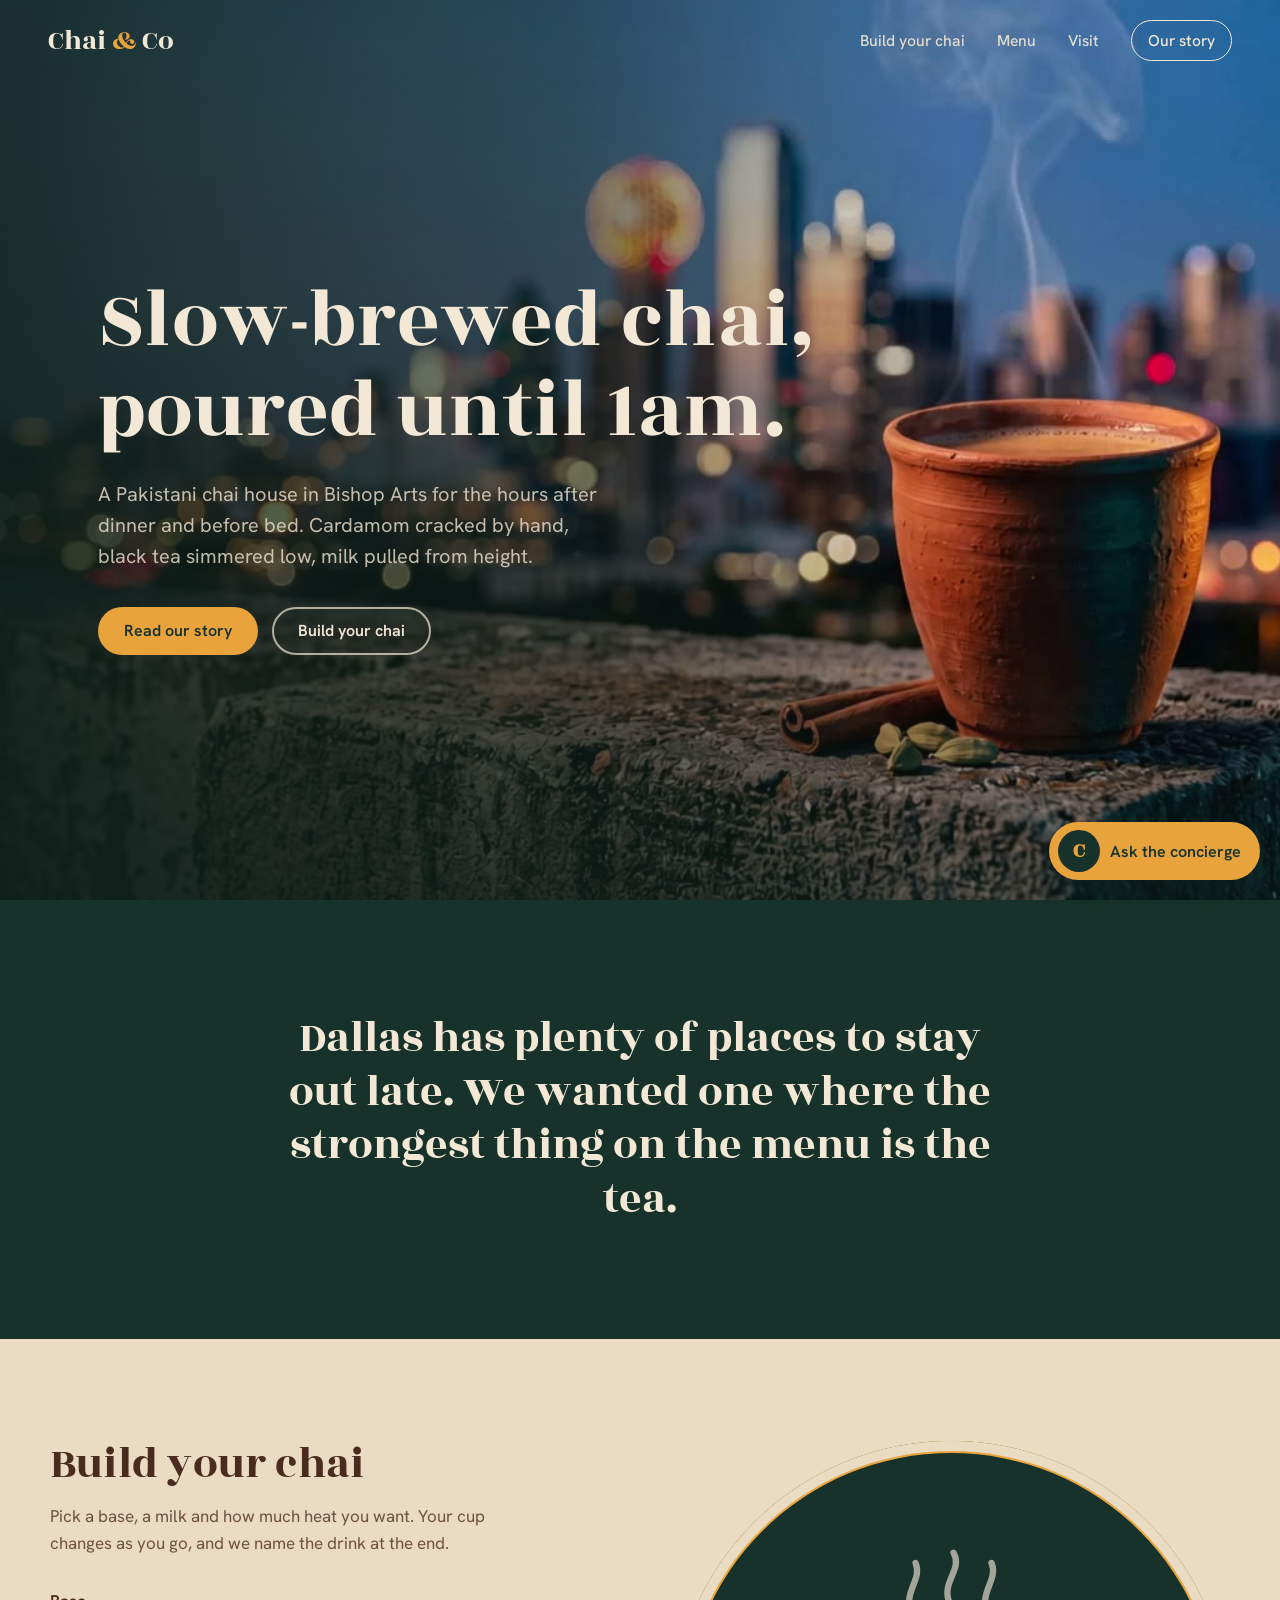
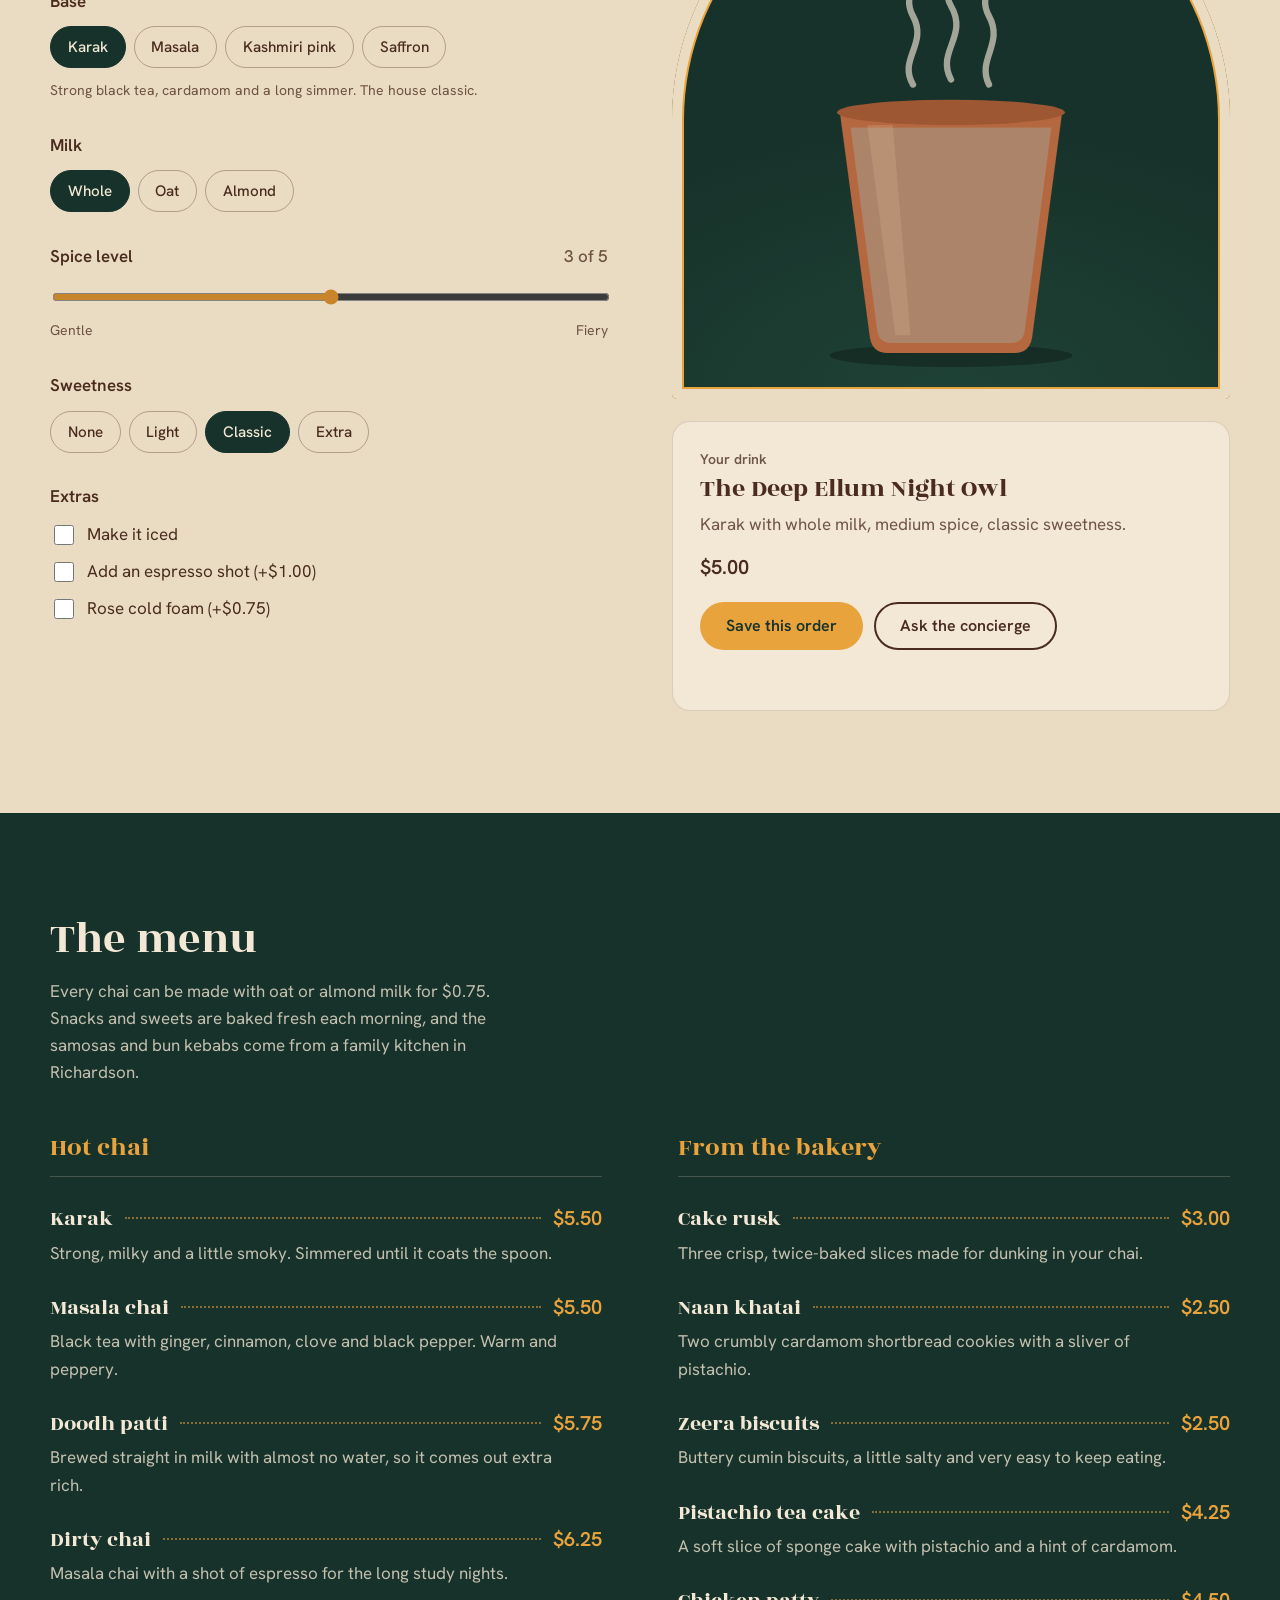
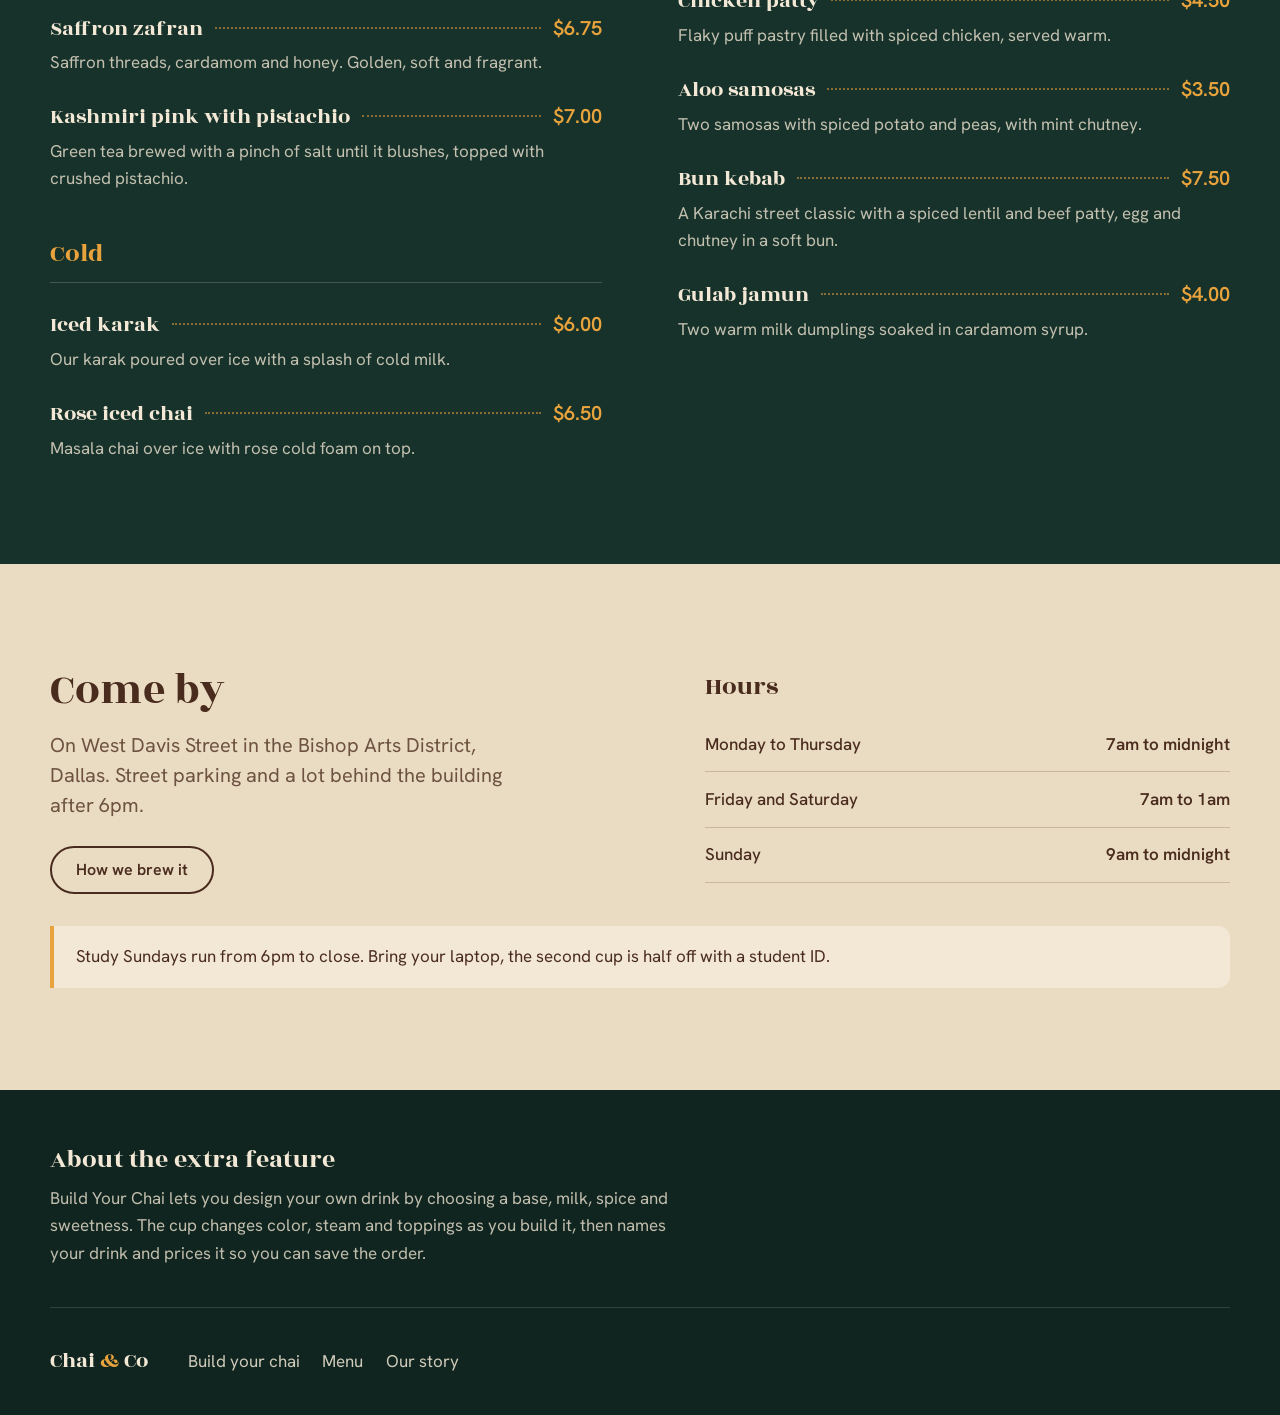
<file: index.html>
<!DOCTYPE html>
<html lang="en">
<head>
  <meta charset="UTF-8">
  <meta name="viewport" content="width=device-width, initial-scale=1">
  <title>Chai & Co | Slow-brewed chai in Bishop Arts, Dallas</title>
  <meta name="description" content="A late-night Pakistani chai house in Dallas's Bishop Arts District. Slow-brewed karak, masala, Kashmiri pink and saffron chai, open until 1am.">
  <link rel="icon" href="assets/favicon.svg" type="image/svg+xml">
  <link rel="preconnect" href="https://fonts.googleapis.com">
  <link rel="preconnect" href="https://fonts.gstatic.com" crossorigin>
  <link href="https://fonts.googleapis.com/css2?family=Rozha+One&family=Hanken+Grotesk:ital,wght@0,400;0,500;0,600;1,400&display=swap" rel="stylesheet">
  <link rel="stylesheet" href="css/style.css">
</head>
<body>

  <header class="site-header">
    <a class="wordmark" href="index.html" aria-label="Chai & Co home">Chai <span class="amp">&amp;</span> Co</a>
    <nav class="site-nav" aria-label="Main">
      <a href="#build" class="hide-sm">Build your chai</a>
      <a href="#menu" class="hide-sm">Menu</a>
      <a href="#visit" class="hide-sm">Visit</a>
      <a href="story.html" class="nav-story">Our story</a>
    </nav>
  </header>

  <main>
    <!-- HERO: AI-generated video, autoplays muted on a loop -->
    <section class="hero" aria-label="Welcome">
      <video class="hero-video" id="heroVideo" src="assets/hero.mp4" poster="assets/hero-poster.jpg"
             autoplay muted loop playsinline preload="auto" aria-hidden="true"></video>
      <div class="hero-scrim"></div>
      <div class="hero-content">
        <h1>Slow-brewed chai,<br>poured until 1am.</h1>
        <p class="hero-sub">A Pakistani chai house in Bishop Arts for the hours after dinner and before bed. Cardamom cracked by hand, black tea simmered low, milk pulled from height.</p>
        <div class="hero-actions">
          <a class="btn btn-primary" href="story.html">Read our story</a>
          <a class="btn btn-ghost" href="#build">Build your chai</a>
        </div>
      </div>
      <button class="video-toggle" id="videoToggle" type="button" aria-label="Pause background video">Pause</button>
    </section>

    <section class="intro">
      <p class="intro-line">Dallas has plenty of places to stay out late. We wanted one where the strongest thing on the menu is the tea.</p>
    </section>

    <!-- X-FACTOR: Build Your Chai -->
    <section class="build" id="build" aria-labelledby="buildTitle">
      <div class="build-inner">
        <div class="build-controls">
          <h2 id="buildTitle">Build your chai</h2>
          <p class="section-lede">Pick a base, a milk and how much heat you want. Your cup changes as you go, and we name the drink at the end.</p>

          <fieldset class="control">
            <legend>Base</legend>
            <div class="chips" id="baseChips">
              <button type="button" class="chip is-on" data-base="karak">Karak</button>
              <button type="button" class="chip" data-base="masala">Masala</button>
              <button type="button" class="chip" data-base="kashmiri">Kashmiri pink</button>
              <button type="button" class="chip" data-base="saffron">Saffron</button>
            </div>
            <p class="control-note" id="baseNote">Strong black tea, cardamom and a long simmer. The house classic.</p>
          </fieldset>

          <fieldset class="control">
            <legend>Milk</legend>
            <div class="chips" id="milkChips">
              <button type="button" class="chip is-on" data-milk="whole">Whole</button>
              <button type="button" class="chip" data-milk="oat">Oat</button>
              <button type="button" class="chip" data-milk="almond">Almond</button>
            </div>
          </fieldset>

          <div class="control">
            <label for="spice" class="control-label">Spice level <span id="spiceValue">3 of 5</span></label>
            <input type="range" id="spice" min="1" max="5" value="3" step="1">
            <div class="range-ends"><span>Gentle</span><span>Fiery</span></div>
          </div>

          <fieldset class="control">
            <legend>Sweetness</legend>
            <div class="chips" id="sweetChips">
              <button type="button" class="chip" data-sweet="none">None</button>
              <button type="button" class="chip" data-sweet="light">Light</button>
              <button type="button" class="chip is-on" data-sweet="classic">Classic</button>
              <button type="button" class="chip" data-sweet="extra">Extra</button>
            </div>
          </fieldset>

          <fieldset class="control">
            <legend>Extras</legend>
            <div class="toggles">
              <label class="toggle"><input type="checkbox" id="iced"> <span>Make it iced</span></label>
              <label class="toggle"><input type="checkbox" id="shot"> <span>Add an espresso shot (+$1.00)</span></label>
              <label class="toggle"><input type="checkbox" id="foam"> <span>Rose cold foam (+$0.75)</span></label>
            </div>
          </fieldset>
        </div>

        <div class="build-result" aria-live="polite">
          <div class="arch">
            <svg class="cup" id="cupSvg" viewBox="0 0 300 320" role="img" aria-labelledby="cupTitle">
              <title id="cupTitle">Your chai, drawn live</title>
              <ellipse class="cup-shadow" cx="150" cy="306" rx="96" ry="9"/>
              <g class="steam" id="steam">
                <path class="wisp w1" d="M120 92 C108 72 132 60 120 38 C110 20 128 10 122 -4"/>
                <path class="wisp w2" d="M150 88 C138 66 164 54 150 30 C140 12 160 2 152 -12"/>
                <path class="wisp w3" d="M180 92 C170 72 192 60 180 38 C170 20 188 10 182 -4"/>
                <path class="wisp w4" d="M105 98 C96 82 114 72 106 56"/>
                <path class="wisp w5" d="M196 98 C188 82 206 72 198 56"/>
              </g>
              <!-- kulhad clay cup -->
              <path class="cup-body" d="M62 112 L238 112 L214 292 Q212 304 200 304 L100 304 Q88 304 86 292 Z"/>
              <clipPath id="cupClip"><path d="M70 120 L230 120 L208 288 Q206 296 198 296 L102 296 Q94 296 92 288 Z"/></clipPath>
              <g clip-path="url(#cupClip)">
                <rect class="liquid" id="liquid" x="60" y="126" width="180" height="180"/>
                <rect class="foam" id="foam" x="60" y="122" width="180" height="16"/>
                <g class="ice" id="ice">
                  <rect x="96" y="132" width="34" height="30" rx="6" transform="rotate(-12 113 147)"/>
                  <rect x="140" y="138" width="32" height="28" rx="6" transform="rotate(9 156 152)"/>
                  <rect x="176" y="130" width="28" height="26" rx="6" transform="rotate(-6 190 143)"/>
                </g>
                <rect class="shot" id="shot-layer" x="60" y="240" width="180" height="70"/>
              </g>
              <ellipse class="cup-rim" cx="150" cy="114" rx="90" ry="10"/>
              <path class="cup-shine" d="M84 124 L104 124 L118 290 L106 290 Z"/>
            </svg>
          </div>
          <div class="result-card">
            <p class="result-kicker">Your drink</p>
            <p class="result-name" id="drinkName">The Deep Ellum Night Owl</p>
            <p class="result-desc" id="drinkDesc">Karak with whole milk, medium spice, classic sweetness.</p>
            <p class="result-price" id="drinkPrice">$5.00</p>
            <div class="result-actions">
              <button type="button" class="btn btn-primary" id="saveOrder">Save this order</button>
              <button type="button" class="btn btn-ghost-dark" id="askAbout">Ask the concierge</button>
            </div>
            <p class="saved-msg" id="savedMsg" role="status"></p>
          </div>
        </div>
      </div>
    </section>

    <section class="menu" id="menu" aria-labelledby="menuTitle">
      <div class="menu-inner">
        <h2 id="menuTitle">The menu</h2>
        <p class="section-lede light">Every chai can be made with oat or almond milk for $0.75. Snacks and sweets are baked fresh each morning, and the samosas and bun kebabs come from a family kitchen in Richardson.</p>
        <div class="menu-cols">
          <div class="menu-group">
            <h3>Hot chai</h3>
            <ul class="menu-list">
            <li>
              <div class="menu-row"><span class="item">Karak</span><span class="leader" aria-hidden="true"></span><span class="price">$5.50</span></div>
              <p>Strong, milky and a little smoky. Simmered until it coats the spoon.</p>
            </li>
            <li>
              <div class="menu-row"><span class="item">Masala chai</span><span class="leader" aria-hidden="true"></span><span class="price">$5.50</span></div>
              <p>Black tea with ginger, cinnamon, clove and black pepper. Warm and peppery.</p>
            </li>
            <li>
              <div class="menu-row"><span class="item">Doodh patti</span><span class="leader" aria-hidden="true"></span><span class="price">$5.75</span></div>
              <p>Brewed straight in milk with almost no water, so it comes out extra rich.</p>
            </li>
            <li>
              <div class="menu-row"><span class="item">Dirty chai</span><span class="leader" aria-hidden="true"></span><span class="price">$6.25</span></div>
              <p>Masala chai with a shot of espresso for the long study nights.</p>
            </li>
            <li>
              <div class="menu-row"><span class="item">Saffron zafran</span><span class="leader" aria-hidden="true"></span><span class="price">$6.75</span></div>
              <p>Saffron threads, cardamom and honey. Golden, soft and fragrant.</p>
            </li>
            <li>
              <div class="menu-row"><span class="item">Kashmiri pink with pistachio</span><span class="leader" aria-hidden="true"></span><span class="price">$7.00</span></div>
              <p>Green tea brewed with a pinch of salt until it blushes, topped with crushed pistachio.</p>
            </li>
            </ul>
            <h3 class="menu-sub">Cold</h3>
            <ul class="menu-list">
            <li>
              <div class="menu-row"><span class="item">Iced karak</span><span class="leader" aria-hidden="true"></span><span class="price">$6.00</span></div>
              <p>Our karak poured over ice with a splash of cold milk.</p>
            </li>
            <li>
              <div class="menu-row"><span class="item">Rose iced chai</span><span class="leader" aria-hidden="true"></span><span class="price">$6.50</span></div>
              <p>Masala chai over ice with rose cold foam on top.</p>
            </li>
            </ul>
          </div>
          <div class="menu-group">
            <h3>From the bakery</h3>
            <ul class="menu-list">
            <li>
              <div class="menu-row"><span class="item">Cake rusk</span><span class="leader" aria-hidden="true"></span><span class="price">$3.00</span></div>
              <p>Three crisp, twice-baked slices made for dunking in your chai.</p>
            </li>
            <li>
              <div class="menu-row"><span class="item">Naan khatai</span><span class="leader" aria-hidden="true"></span><span class="price">$2.50</span></div>
              <p>Two crumbly cardamom shortbread cookies with a sliver of pistachio.</p>
            </li>
            <li>
              <div class="menu-row"><span class="item">Zeera biscuits</span><span class="leader" aria-hidden="true"></span><span class="price">$2.50</span></div>
              <p>Buttery cumin biscuits, a little salty and very easy to keep eating.</p>
            </li>
            <li>
              <div class="menu-row"><span class="item">Pistachio tea cake</span><span class="leader" aria-hidden="true"></span><span class="price">$4.25</span></div>
              <p>A soft slice of sponge cake with pistachio and a hint of cardamom.</p>
            </li>
            <li>
              <div class="menu-row"><span class="item">Chicken patty</span><span class="leader" aria-hidden="true"></span><span class="price">$4.50</span></div>
              <p>Flaky puff pastry filled with spiced chicken, served warm.</p>
            </li>
            <li>
              <div class="menu-row"><span class="item">Aloo samosas</span><span class="leader" aria-hidden="true"></span><span class="price">$3.50</span></div>
              <p>Two samosas with spiced potato and peas, with mint chutney.</p>
            </li>
            <li>
              <div class="menu-row"><span class="item">Bun kebab</span><span class="leader" aria-hidden="true"></span><span class="price">$7.50</span></div>
              <p>A Karachi street classic with a spiced lentil and beef patty, egg and chutney in a soft bun.</p>
            </li>
            <li>
              <div class="menu-row"><span class="item">Gulab jamun</span><span class="leader" aria-hidden="true"></span><span class="price">$4.00</span></div>
              <p>Two warm milk dumplings soaked in cardamom syrup.</p>
            </li>
            </ul>
          </div>
        </div>
      </div>
    </section>

    <section class="visit" id="visit" aria-labelledby="visitTitle">
      <div class="visit-inner">
        <div>
          <h2 id="visitTitle">Come by</h2>
          <p class="visit-where">On West Davis Street in the Bishop Arts District, Dallas. Street parking and a lot behind the building after 6pm.</p>
          <a class="btn btn-ghost-dark" href="story.html">How we brew it</a>
        </div>
        <table class="hours">
          <caption>Hours</caption>
          <tbody>
            <tr><th scope="row">Monday to Thursday</th><td>7am to midnight</td></tr>
            <tr><th scope="row">Friday and Saturday</th><td>7am to 1am</td></tr>
            <tr><th scope="row">Sunday</th><td>9am to midnight</td></tr>
          </tbody>
        </table>
        <p class="visit-note">Study Sundays run from 6pm to close. Bring your laptop, the second cup is half off with a student ID.</p>
      </div>
    </section>
  </main>

  <footer class="site-footer">
    <div class="feature-note">
      <h2>About the extra feature</h2>
      <p>Build Your Chai lets you design your own drink by choosing a base, milk, spice and sweetness. The cup changes color, steam and toppings as you build it, then names your drink and prices it so you can save the order.</p>
    </div>
    <div class="footer-meta">
      <a class="wordmark small" href="index.html">Chai <span class="amp">&amp;</span> Co</a>
      <nav aria-label="Footer">
        <a href="#build">Build your chai</a>
        <a href="#menu">Menu</a>
        <a href="story.html">Our story</a>
      </nav>
    </div>
  </footer>

  <!-- CHATBOT: the built-in concierge loads from js/main.js.
       To use a Chatling bot instead, set data-chatbot="external" on <body> and paste the Chatling embed script here. -->
  <script src="js/main.js"></script>
</body>
</html>
</file>
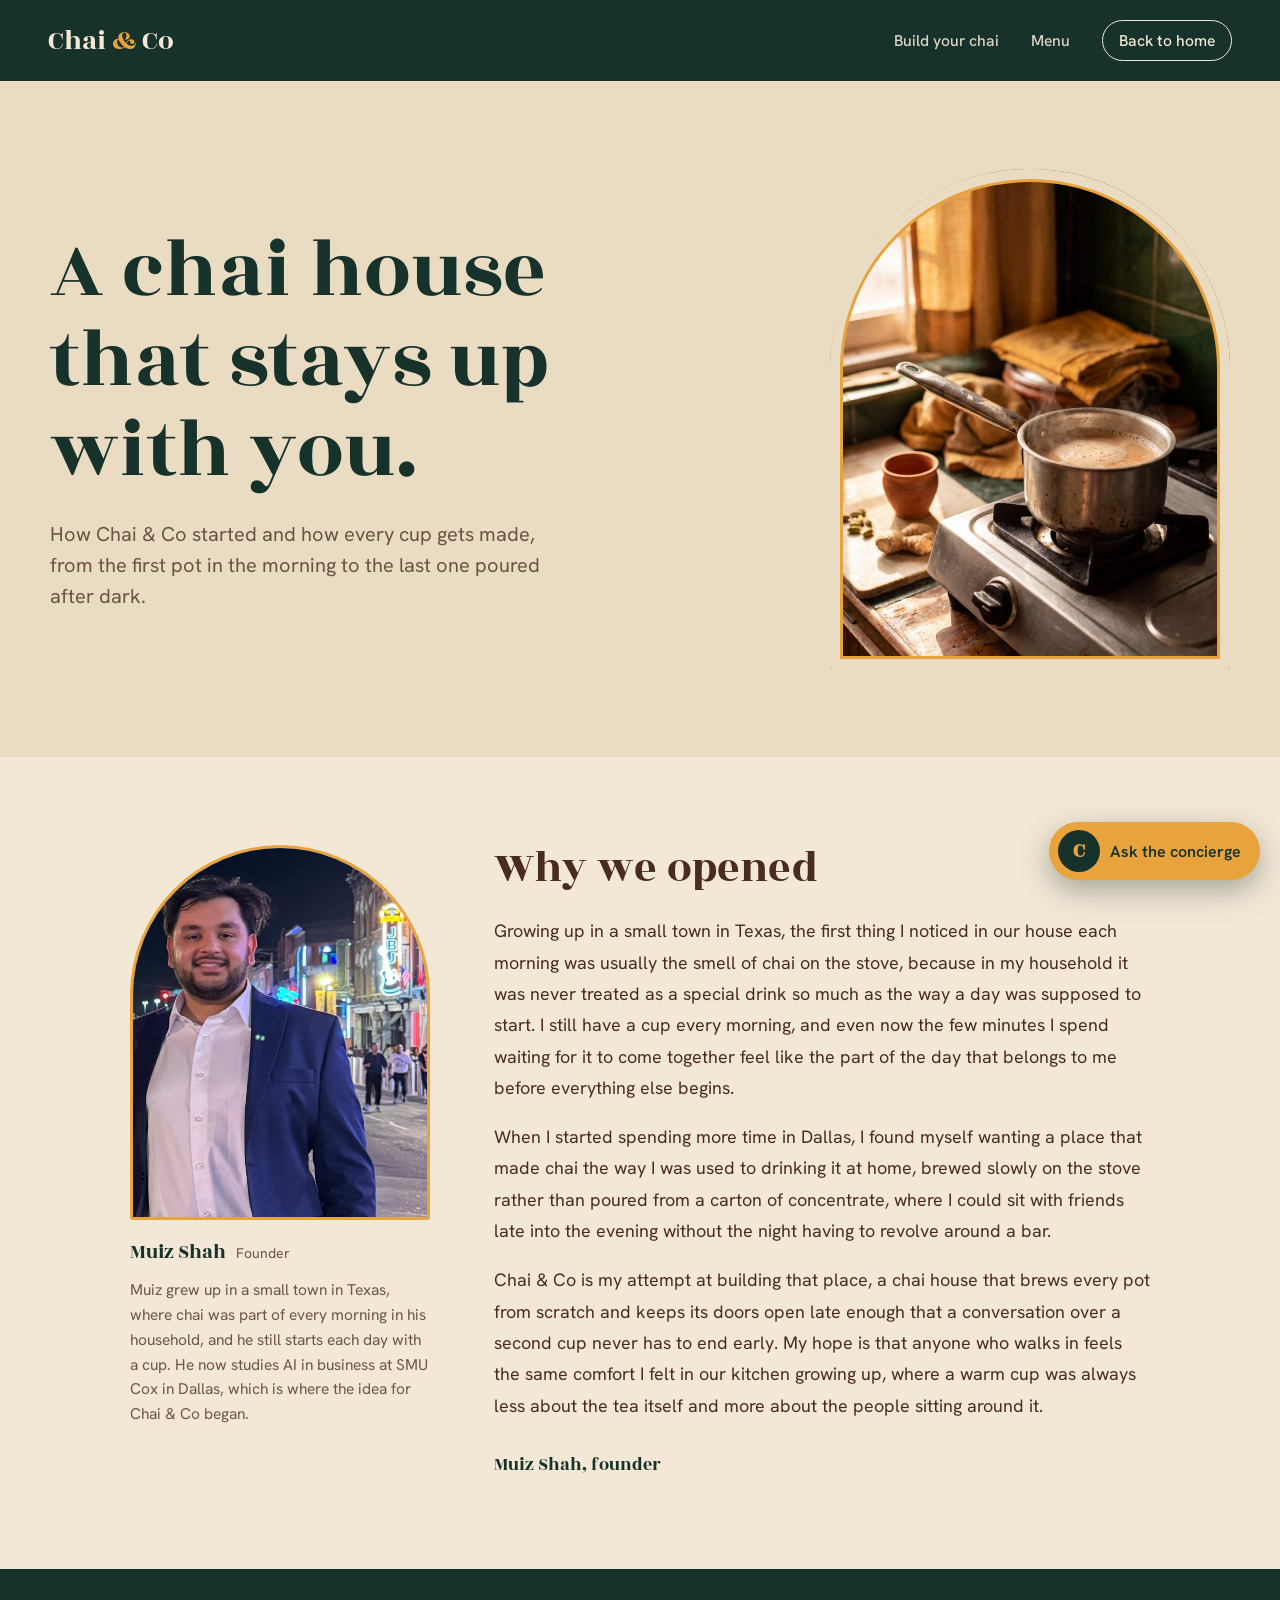
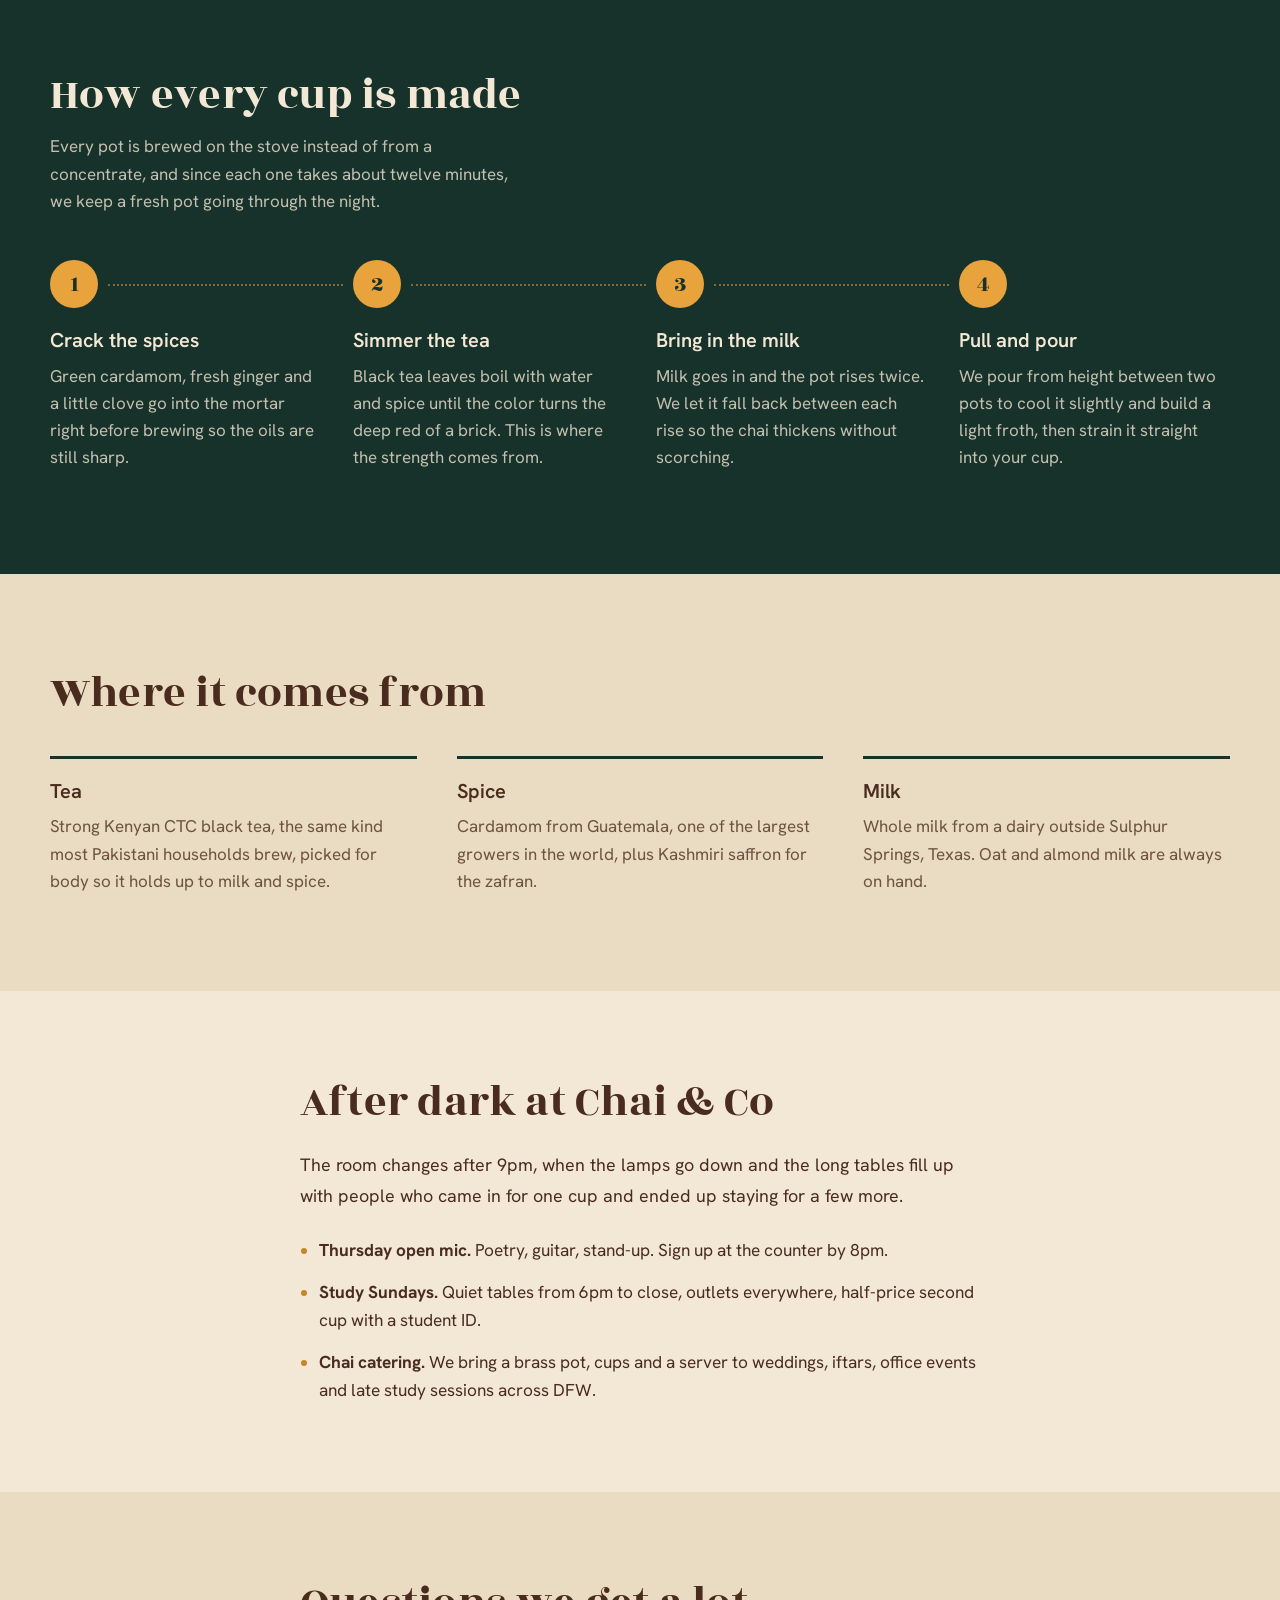
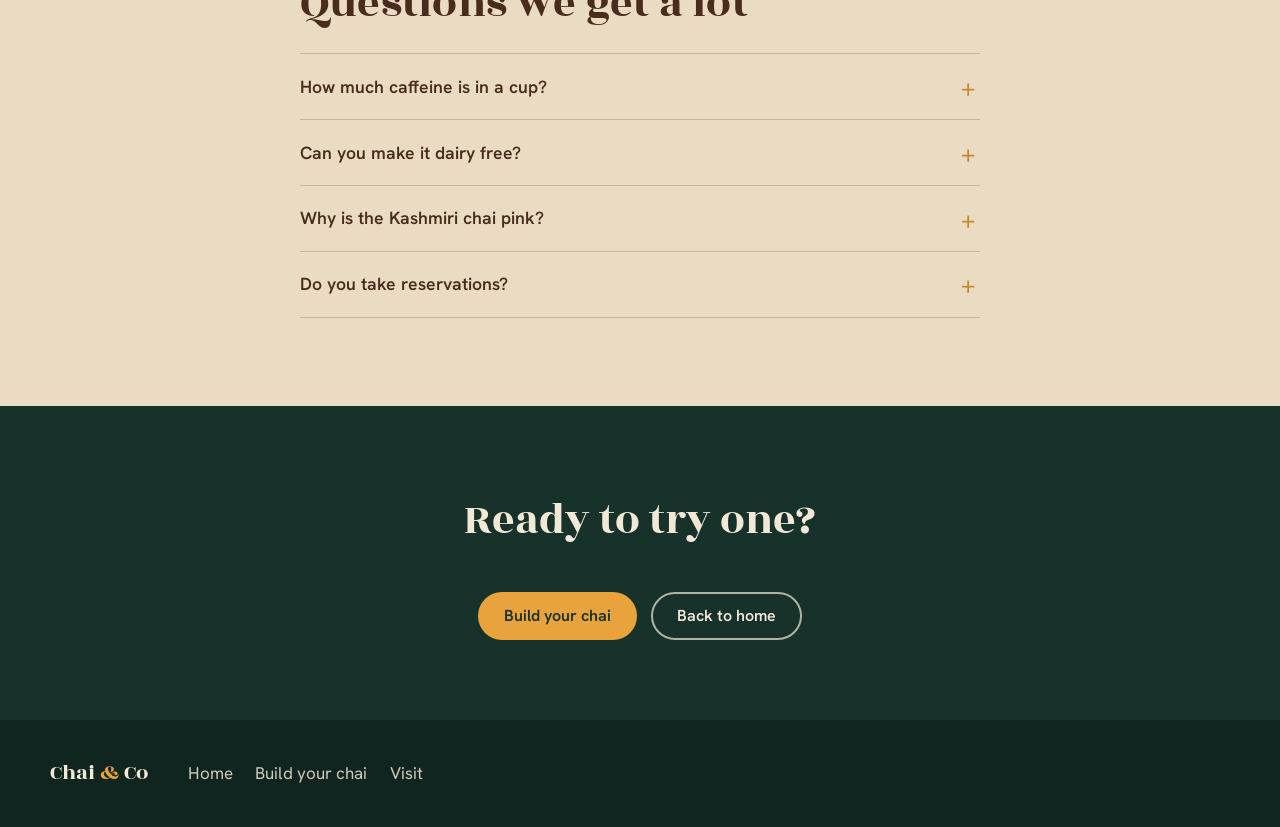
<file: story.html>
<!DOCTYPE html>
<html lang="en">
<head>
  <meta charset="UTF-8">
  <meta name="viewport" content="width=device-width, initial-scale=1">
  <title>Our story | Chai & Co, Dallas</title>
  <meta name="description" content="Why we opened a late-night chai house in Bishop Arts, how we brew every cup, and where our tea and spices come from.">
  <link rel="icon" href="assets/favicon.svg" type="image/svg+xml">
  <link rel="preconnect" href="https://fonts.googleapis.com">
  <link rel="preconnect" href="https://fonts.gstatic.com" crossorigin>
  <link href="https://fonts.googleapis.com/css2?family=Rozha+One&family=Hanken+Grotesk:ital,wght@0,400;0,500;0,600;1,400&display=swap" rel="stylesheet">
  <link rel="stylesheet" href="css/style.css">
</head>
<body class="page-story">

  <header class="site-header solid">
    <a class="wordmark" href="index.html" aria-label="Chai & Co home">Chai <span class="amp">&amp;</span> Co</a>
    <nav class="site-nav" aria-label="Main">
      <a href="index.html#build" class="hide-sm">Build your chai</a>
      <a href="index.html#menu" class="hide-sm">Menu</a>
      <a href="index.html" class="nav-story">Back to home</a>
    </nav>
  </header>

  <main>
    <section class="story-hero">
      <div class="story-hero-inner">
        <div class="story-hero-text">
          <h1>A chai house that stays up with you.</h1>
          <p class="hero-sub dark">How Chai &amp; Co started and how every cup gets made, from the first pot in the morning to the last one poured after dark.</p>
        </div>
        <div class="story-arch" role="img" aria-label="A pot of masala chai simmering on a home stove in morning light"></div>
      </div>
    </section>

    <section class="founder" aria-labelledby="founderTitle">
      <div class="founder-inner">
        <figure class="founder-photo">
          <img src="assets/founder.jpg" alt="Muiz Shah, founder of Chai &amp; Co" width="560" height="700" loading="lazy">
          <figcaption>
            <strong>Muiz Shah</strong>
            <span>Founder</span>
          </figcaption>
          <p class="founder-bio">Muiz grew up in a small town in Texas, where chai was part of every morning in his household, and he still starts each day with a cup. He now studies AI in business at SMU Cox in Dallas, which is where the idea for Chai &amp; Co began.</p>
        </figure>
      <div class="prose">
        <h2 id="founderTitle">Why we opened</h2>
        <p>Growing up in a small town in Texas, the first thing I noticed in our house each morning was usually the smell of chai on the stove, because in my household it was never treated as a special drink so much as the way a day was supposed to start. I still have a cup every morning, and even now the few minutes I spend waiting for it to come together feel like the part of the day that belongs to me before everything else begins.</p>
        <p>When I started spending more time in Dallas, I found myself wanting a place that made chai the way I was used to drinking it at home, brewed slowly on the stove rather than poured from a carton of concentrate, where I could sit with friends late into the evening without the night having to revolve around a bar.</p>
        <p>Chai &amp; Co is my attempt at building that place, a chai house that brews every pot from scratch and keeps its doors open late enough that a conversation over a second cup never has to end early. My hope is that anyone who walks in feels the same comfort I felt in our kitchen growing up, where a warm cup was always less about the tea itself and more about the people sitting around it.</p>
        <p class="signoff">Muiz Shah, founder</p>
      </div>
      </div>
    </section>

    <section class="brew" aria-labelledby="brewTitle">
      <div class="brew-inner">
        <h2 id="brewTitle">How every cup is made</h2>
        <p class="section-lede light">Every pot is brewed on the stove instead of from a concentrate, and since each one takes about twelve minutes, we keep a fresh pot going through the night.</p>
        <ol class="steps">
          <li>
            <h3>Crack the spices</h3>
            <p>Green cardamom, fresh ginger and a little clove go into the mortar right before brewing so the oils are still sharp.</p>
          </li>
          <li>
            <h3>Simmer the tea</h3>
            <p>Black tea leaves boil with water and spice until the color turns the deep red of a brick. This is where the strength comes from.</p>
          </li>
          <li>
            <h3>Bring in the milk</h3>
            <p>Milk goes in and the pot rises twice. We let it fall back between each rise so the chai thickens without scorching.</p>
          </li>
          <li>
            <h3>Pull and pour</h3>
            <p>We pour from height between two pots to cool it slightly and build a light froth, then strain it straight into your cup.</p>
          </li>
        </ol>
      </div>
    </section>

    <section class="sourcing" aria-labelledby="sourceTitle">
      <div class="sourcing-inner">
        <h2 id="sourceTitle">Where it comes from</h2>
        <div class="source-grid">
          <div>
            <h3>Tea</h3>
            <p>Strong Kenyan CTC black tea, the same kind most Pakistani households brew, picked for body so it holds up to milk and spice.</p>
          </div>
          <div>
            <h3>Spice</h3>
            <p>Cardamom from Guatemala, one of the largest growers in the world, plus Kashmiri saffron for the zafran.</p>
          </div>
          <div>
            <h3>Milk</h3>
            <p>Whole milk from a dairy outside Sulphur Springs, Texas. Oat and almond milk are always on hand.</p>
          </div>
        </div>
      </div>
    </section>

    <section class="evenings" aria-labelledby="eveningsTitle">
      <div class="prose">
        <h2 id="eveningsTitle">After dark at Chai &amp; Co</h2>
        <p>The room changes after 9pm, when the lamps go down and the long tables fill up with people who came in for one cup and ended up staying for a few more.</p>
        <ul class="evening-list">
          <li><strong>Thursday open mic.</strong> Poetry, guitar, stand-up. Sign up at the counter by 8pm.</li>
          <li><strong>Study Sundays.</strong> Quiet tables from 6pm to close, outlets everywhere, half-price second cup with a student ID.</li>
          <li><strong>Chai catering.</strong> We bring a brass pot, cups and a server to weddings, iftars, office events and late study sessions across DFW.</li>
        </ul>
      </div>
    </section>

    <section class="faq" aria-labelledby="faqTitle">
      <div class="prose">
        <h2 id="faqTitle">Questions we get a lot</h2>
        <details>
          <summary>How much caffeine is in a cup?</summary>
          <p>A regular karak or masala chai has roughly half the caffeine of a drip coffee. The dirty chai adds an espresso shot, so it lands closer to a latte.</p>
        </details>
        <details>
          <summary>Can you make it dairy free?</summary>
          <p>Yes. Every chai can be made with oat or almond milk. Kashmiri pink tastes best with oat because it keeps the pink color.</p>
        </details>
        <details>
          <summary>Why is the Kashmiri chai pink?</summary>
          <p>It is brewed from green tea with a pinch of baking soda and salt, then aerated for a long time. The reaction with the milk turns it a soft rose color.</p>
        </details>
        <details>
          <summary>Do you take reservations?</summary>
          <p>Not for tables, but groups of eight or more can message us a day ahead and we will set aside a long table.</p>
        </details>
      </div>
    </section>

    <section class="story-cta">
      <p>Ready to try one?</p>
      <div class="hero-actions centered">
        <a class="btn btn-primary" href="index.html#build">Build your chai</a>
        <a class="btn btn-ghost" href="index.html">Back to home</a>
      </div>
    </section>
  </main>

  <footer class="site-footer slim">
    <div class="footer-meta">
      <a class="wordmark small" href="index.html">Chai <span class="amp">&amp;</span> Co</a>
      <nav aria-label="Footer">
        <a href="index.html">Home</a>
        <a href="index.html#build">Build your chai</a>
        <a href="index.html#visit">Visit</a>
      </nav>
    </div>
  </footer>

  <script src="js/main.js"></script>
</body>
</html>
</file>
<file: css/style.css>
/* Chai & Co
   Palette  cardamom night, saffron, chai milk, masala brown, rose
   Type     Rozha One (display), Hanken Grotesk (text) */

:root {
  --night: #17322a;
  --night-2: #1f4236;
  --saffron: #e8a33d;
  --saffron-deep: #c9852a;
  --milk: #eadbc3;
  --milk-2: #f3e8d6;
  --masala: #4a2c1e;
  --rose: #d99a9e;
  --clay: #b5683f;
  --ink-soft: rgba(74, 44, 30, 0.78);
  --on-dark-soft: rgba(243, 232, 214, 0.78);

  --display: "Rozha One", Georgia, serif;
  --text: "Hanken Grotesk", system-ui, -apple-system, "Segoe UI", sans-serif;

  --step--1: 0.875rem;
  --step-0: 1.0625rem;
  --step-1: 1.25rem;
  --step-2: 1.6rem;
  --step-3: clamp(2rem, 4vw, 2.75rem);
  --step-4: clamp(2.6rem, 6.5vw, 5.25rem);

  --wrap: 1180px;
  --gutter: clamp(1.25rem, 4vw, 3rem);
}

*, *::before, *::after { box-sizing: border-box; }

html { scroll-behavior: smooth; }
@media (prefers-reduced-motion: reduce) { html { scroll-behavior: auto; } }

body {
  margin: 0;
  font-family: var(--text);
  font-size: var(--step-0);
  line-height: 1.6;
  color: var(--masala);
  background: var(--milk);
  -webkit-font-smoothing: antialiased;
}

img, svg, video { display: block; max-width: 100%; }

h1, h2, h3 { margin: 0; font-weight: 400; line-height: 1.08; }
h1, h2 { font-family: var(--display); letter-spacing: 0.005em; }
h2 { font-size: var(--step-3); }
h3 { font-family: var(--text); font-weight: 600; font-size: var(--step-1); line-height: 1.3; }
p { margin: 0; }

a { color: inherit; }
:focus-visible { outline: 3px solid var(--saffron); outline-offset: 3px; border-radius: 4px; }

/* ---------- Buttons ---------- */
.btn {
  display: inline-flex;
  align-items: center;
  justify-content: center;
  min-height: 48px;
  padding: 0.7rem 1.5rem;
  border-radius: 999px;
  font: 600 1rem/1 var(--text);
  text-decoration: none;
  cursor: pointer;
  border: 2px solid transparent;
  transition: background-color 0.2s, color 0.2s, border-color 0.2s, transform 0.15s;
}
.btn:active { transform: translateY(1px); }
.btn-primary { background: var(--saffron); color: var(--night); }
.btn-primary:hover { background: #f2b75a; }
.btn-ghost { border-color: rgba(243, 232, 214, 0.7); color: var(--milk-2); background: transparent; }
.btn-ghost:hover { background: rgba(243, 232, 214, 0.12); }
.btn-ghost-dark { border-color: var(--masala); color: var(--masala); background: transparent; }
.btn-ghost-dark:hover { background: rgba(74, 44, 30, 0.08); }

/* ---------- Header ---------- */
.site-header {
  position: absolute;
  inset: 0 0 auto 0;
  z-index: 20;
  display: flex;
  align-items: center;
  justify-content: space-between;
  padding: 1.25rem var(--gutter);
  color: var(--milk-2);
}
.site-header.solid { position: relative; background: var(--night); }

.wordmark {
  font-family: var(--display);
  font-size: 1.75rem;
  text-decoration: none;
  line-height: 1;
}
.wordmark .amp { color: var(--saffron); }
.wordmark.small { font-size: 1.4rem; }

.site-nav { display: flex; gap: clamp(1rem, 2.5vw, 2rem); align-items: center; }
.site-nav a { text-decoration: none; font-weight: 500; font-size: 0.98rem; opacity: 0.9; }
.site-nav a:hover { opacity: 1; text-decoration: underline; text-underline-offset: 5px; }
.site-nav .nav-story {
  border: 1.5px solid currentColor;
  border-radius: 999px;
  padding: 0.45rem 1rem;
  opacity: 1;
}
.site-nav .nav-story:hover { background: var(--milk-2); color: var(--night); text-decoration: none; }

/* ---------- Hero ---------- */
.hero {
  position: relative;
  min-height: 100svh;
  display: flex;
  align-items: center;
  overflow: hidden;
  background: var(--night) url("../assets/hero-poster.jpg") center / cover no-repeat;
  color: var(--milk-2);
}
.hero-video {
  position: absolute;
  inset: 0;
  width: 100%;
  height: 100%;
  object-fit: cover;
}
.hero-scrim {
  position: absolute;
  inset: 0;
  background:
    linear-gradient(90deg, rgba(14, 32, 26, 0.88) 0%, rgba(14, 32, 26, 0.55) 45%, rgba(14, 32, 26, 0) 75%),
    linear-gradient(0deg, rgba(14, 32, 26, 0.55) 0%, rgba(14, 32, 26, 0) 35%);
}
.hero-content {
  position: relative;
  z-index: 2;
  width: min(100%, var(--wrap));
  margin: 0 auto;
  padding: 7rem var(--gutter) 5rem;
}
.hero h1 { font-size: var(--step-4); max-width: 18ch; }
.hero-sub {
  margin-top: 1.4rem;
  max-width: 46ch;
  font-size: var(--step-1);
  line-height: 1.55;
  color: var(--on-dark-soft);
}
.hero-sub.dark { color: var(--ink-soft); }
.hero-actions { display: flex; flex-wrap: wrap; gap: 0.85rem; margin-top: 2.2rem; }
.hero-actions.centered { justify-content: center; }

.video-toggle {
  position: absolute;
  right: var(--gutter);
  bottom: 1.5rem;
  z-index: 3;
  background: rgba(14, 32, 26, 0.55);
  color: var(--milk-2);
  border: 1px solid rgba(243, 232, 214, 0.4);
  border-radius: 999px;
  padding: 0.4rem 0.9rem;
  font: 500 0.85rem var(--text);
  cursor: pointer;
}
.video-toggle:hover { background: rgba(14, 32, 26, 0.8); }

/* ---------- Intro ---------- */
.intro { background: var(--night); color: var(--milk-2); padding: clamp(4rem, 9vw, 7rem) var(--gutter); }
.intro-line {
  max-width: 30ch;
  margin: 0 auto;
  font-family: var(--display);
  font-size: var(--step-3);
  line-height: 1.22;
  text-align: center;
}

/* ---------- Build your chai ---------- */
.build { padding: clamp(4rem, 8vw, 6.5rem) var(--gutter); background: var(--milk); }
.build-inner {
  max-width: var(--wrap);
  margin: 0 auto;
  display: grid;
  grid-template-columns: minmax(0, 1fr) minmax(0, 1fr);
  gap: clamp(2rem, 5vw, 5rem);
  align-items: start;
}
.section-lede { margin-top: 0.9rem; max-width: 48ch; color: var(--ink-soft); }
.section-lede.light { color: var(--on-dark-soft); }

.control { border: 0; margin: 1.9rem 0 0; padding: 0; }
.control legend, .control-label {
  display: flex;
  justify-content: space-between;
  width: 100%;
  font-weight: 600;
  margin-bottom: 0.7rem;
  padding: 0;
}
.control-label span { font-weight: 500; color: var(--ink-soft); }
.control-note { margin-top: 0.7rem; font-size: var(--step--1); color: var(--ink-soft); min-height: 1.5em; }

.chips { display: flex; flex-wrap: wrap; gap: 0.5rem; }
.chip {
  min-height: 42px;
  padding: 0.5rem 1.05rem;
  border-radius: 999px;
  border: 1.5px solid rgba(74, 44, 30, 0.35);
  background: transparent;
  color: var(--masala);
  font: 500 0.95rem var(--text);
  cursor: pointer;
  transition: background-color 0.15s, border-color 0.15s, color 0.15s;
}
.chip:hover { border-color: var(--masala); }
.chip.is-on { background: var(--night); border-color: var(--night); color: var(--milk-2); }

input[type="range"] {
  width: 100%;
  accent-color: var(--saffron-deep);
  height: 28px;
  cursor: pointer;
}
.range-ends { display: flex; justify-content: space-between; font-size: var(--step--1); color: var(--ink-soft); }

.toggles { display: grid; gap: 0.6rem; }
.toggle { display: flex; align-items: center; gap: 0.65rem; cursor: pointer; }
.toggle input { width: 20px; height: 20px; accent-color: var(--night); cursor: pointer; }

.build-result { position: sticky; top: 1.5rem; }
.arch {
  position: relative;
  aspect-ratio: 1 / 1;
  border-radius: 999px 999px 18px 18px;
  background:
    radial-gradient(120% 70% at 50% 100%, var(--night-2) 0%, var(--night) 70%);
  display: grid;
  place-items: end center;
  padding: 2rem 1.5rem 1.6rem;
  overflow: hidden;
  box-shadow: inset 0 0 0 10px var(--milk), inset 0 0 0 12px var(--saffron);
}
.cup { width: min(92%, 380px); overflow: visible; }
.cup-shadow { fill: rgba(0, 0, 0, 0.28); }

.cup-body { fill: var(--clay); }
.cup-rim { fill: #9e5733; }
.cup-shine { fill: rgba(255, 225, 190, 0.14); }
.liquid { fill: var(--chai, #b07a52); transition: fill 0.4s ease; }
.foam { fill: #f1e2cc; opacity: 0; transition: opacity 0.3s, fill 0.3s; }
.foam.on { opacity: 1; }
.foam.rose { fill: #efc3c3; }
.shot { fill: #3b2216; opacity: 0; transition: opacity 0.3s; }
.shot.on { opacity: 0.55; }
.ice rect { fill: rgba(255, 255, 255, 0.55); stroke: rgba(255, 255, 255, 0.85); stroke-width: 2; }
.ice { opacity: 0; transition: opacity 0.3s; }
.ice.on { opacity: 1; }

.steam { transition: opacity 0.4s; }
.wisp {
  fill: none;
  stroke: rgba(243, 232, 214, 0.75);
  stroke-width: 5;
  stroke-linecap: round;
  opacity: 0;
  transition: opacity 0.4s;
  animation: rise 3.2s ease-in-out infinite;
}
.wisp.on { opacity: 0.85; }
.w2 { animation-delay: -1s; }
.w3 { animation-delay: -2s; }
.w4 { animation-delay: -0.5s; stroke-width: 4; }
.w5 { animation-delay: -1.6s; stroke-width: 4; }
.steam.off .wisp, .steam.off .wisp.on { opacity: 0; }
@keyframes rise {
  0%   { transform: translateY(8px); stroke-opacity: 0; }
  35%  { stroke-opacity: 1; }
  100% { transform: translateY(-14px); stroke-opacity: 0; }
}
@media (prefers-reduced-motion: reduce) { .wisp { animation: none; } }

.result-card {
  margin-top: 1.4rem;
  padding: 1.6rem 1.7rem;
  background: var(--milk-2);
  border-radius: 18px;
  border: 1.5px solid rgba(74, 44, 30, 0.15);
}
.result-kicker { font-size: var(--step--1); font-weight: 600; color: var(--ink-soft); }
.result-name { font-family: var(--display); font-size: var(--step-2); line-height: 1.15; margin-top: 0.2rem; }
.result-desc { margin-top: 0.5rem; color: var(--ink-soft); }
.result-price { margin-top: 0.8rem; font-weight: 600; font-size: var(--step-1); }
.result-actions { display: flex; flex-wrap: wrap; gap: 0.7rem; margin-top: 1.2rem; }
.saved-msg { margin-top: 0.9rem; font-size: var(--step--1); font-weight: 500; color: var(--night-2); min-height: 1.4em; }

/* ---------- Menu board ---------- */
.menu { background: var(--night); color: var(--milk-2); padding: clamp(4rem, 8vw, 6.5rem) var(--gutter); }
.menu-inner { max-width: var(--wrap); margin: 0 auto; }
.menu-cols { display: grid; grid-template-columns: repeat(2, minmax(0, 1fr)); gap: 2rem clamp(2.5rem, 6vw, 5.5rem); margin-top: 2.8rem; }
.menu-group h3 { font-family: var(--display); font-weight: 400; font-size: var(--step-2); color: var(--saffron); padding-bottom: 0.7rem; border-bottom: 1px solid rgba(243, 232, 214, 0.2); }
.menu-group .menu-sub { margin-top: 2.8rem; }
.menu-list { list-style: none; margin: 1.6rem 0 0; padding: 0; display: grid; gap: 1.5rem; }
.menu-row { display: flex; align-items: baseline; gap: 0.75rem; }
.menu-row .item { font-family: var(--display); font-size: 1.4rem; line-height: 1.2; }
.menu-row .leader { flex: 1; border-bottom: 2px dotted rgba(232, 163, 61, 0.55); transform: translateY(-0.35em); min-width: 2rem; }
.menu-row .price { font-weight: 600; font-size: var(--step-1); color: var(--saffron); }
.menu-list p { margin-top: 0.35rem; max-width: 52ch; color: var(--on-dark-soft); }
.menu-foot { margin-top: 2.6rem; padding-top: 1.5rem; border-top: 1px solid rgba(243, 232, 214, 0.18); color: var(--on-dark-soft); }

/* ---------- Visit ---------- */
.visit { padding: clamp(4rem, 8vw, 6.5rem) var(--gutter); background: var(--milk); }
.visit-inner {
  max-width: var(--wrap);
  margin: 0 auto;
  display: grid;
  grid-template-columns: 1.1fr 1fr;
  gap: 2rem clamp(2rem, 6vw, 5rem);
  align-items: start;
}
.visit-where { margin: 1rem 0 1.6rem; max-width: 42ch; color: var(--ink-soft); font-size: var(--step-1); line-height: 1.5; }
.hours { width: 100%; border-collapse: collapse; font-size: var(--step-0); }
.hours caption { text-align: left; font-family: var(--display); font-size: var(--step-2); padding-bottom: 0.6rem; }
.hours th, .hours td { padding: 0.85rem 0; border-bottom: 1px solid rgba(74, 44, 30, 0.2); text-align: left; }
.hours th { font-weight: 500; }
.hours td { text-align: right; font-weight: 600; }
.visit-note {
  grid-column: 1 / -1;
  padding: 1.1rem 1.4rem;
  border-left: 4px solid var(--saffron);
  background: var(--milk-2);
  border-radius: 0 12px 12px 0;
}

/* ---------- Footer ---------- */
.site-footer { background: #10251f; color: var(--milk-2); padding: 3.5rem var(--gutter) 2.5rem; }
.site-footer.slim { padding-top: 2.5rem; }
.feature-note {
  max-width: var(--wrap);
  margin: 0 auto 2.5rem;
  padding-bottom: 2.5rem;
  border-bottom: 1px solid rgba(243, 232, 214, 0.15);
}
.feature-note h2 { font-size: var(--step-2); }
.feature-note p { margin-top: 0.7rem; max-width: 62ch; color: var(--on-dark-soft); }
.footer-meta {
  max-width: var(--wrap);
  margin: 0 auto;
  display: flex;
  flex-wrap: wrap;
  gap: 1rem 2.5rem;
  align-items: center;
}
.footer-meta nav { display: flex; gap: 1.4rem; flex-wrap: wrap; }
.footer-meta nav a { text-decoration: none; opacity: 0.85; }
.footer-meta nav a:hover { opacity: 1; text-decoration: underline; }
.disclaimer { flex-basis: 100%; font-size: var(--step--1); color: rgba(243, 232, 214, 0.55); }

/* ---------- Story page ---------- */
.story-hero { background: var(--milk); padding: clamp(3.5rem, 7vw, 5.5rem) var(--gutter); }
.story-hero-inner {
  max-width: var(--wrap);
  margin: 0 auto;
  display: grid;
  grid-template-columns: minmax(0, 1.4fr) minmax(0, 1fr);
  gap: clamp(2rem, 5vw, 4.5rem);
  align-items: center;
}
.story-hero h1 { font-size: var(--step-4); max-width: 14ch; color: var(--night); }
.story-arch {
  width: 100%;
  max-width: 400px;
  justify-self: end;
  aspect-ratio: 4 / 5;
  border-radius: 999px 999px 18px 18px;
  background: var(--night) url("../assets/story.jpg") 55% 60% / cover no-repeat;
  box-shadow: inset 0 0 0 10px var(--milk), inset 0 0 0 13px var(--saffron);
}

.founder-inner {
  max-width: 1020px;
  margin: 0 auto;
  display: grid;
  grid-template-columns: 300px minmax(0, 1fr);
  gap: clamp(2rem, 5vw, 4.5rem);
  align-items: start;
}
.founder-inner .prose { margin: 0; }
.founder-photo { margin: 0; position: sticky; top: 1.5rem; }
.founder-photo img {
  width: 100%;
  height: auto;
  aspect-ratio: 4 / 5;
  object-fit: cover;
  object-position: 30% 20%;
  border-radius: 999px 999px 16px 16px;
  border: 3px solid var(--saffron);
}
.founder-photo figcaption { margin-top: 1rem; display: flex; align-items: baseline; gap: 0.6rem; }
.founder-photo figcaption strong { font-family: var(--display); font-weight: 400; font-size: var(--step-1); color: var(--night); }
.founder-photo figcaption span { font-size: var(--step--1); color: var(--ink-soft); }
.founder-bio { margin-top: 0.6rem; font-size: 0.97rem; line-height: 1.6; color: var(--ink-soft); }

.prose { max-width: 680px; margin: 0 auto; }
.prose p { margin-top: 1.1rem; font-size: 1.12rem; line-height: 1.75; }
.prose h2 + p { margin-top: 1.4rem; }

.founder { padding: clamp(3.5rem, 7vw, 5.5rem) var(--gutter); background: var(--milk-2); }
.signoff { font-family: var(--display); font-size: var(--step-1); margin-top: 1.8rem !important; color: var(--night); }

.brew { background: var(--night); color: var(--milk-2); padding: clamp(4rem, 8vw, 6.5rem) var(--gutter); }
.brew-inner { max-width: var(--wrap); margin: 0 auto; }
.steps {
  list-style: none;
  counter-reset: step;
  margin: 2.8rem 0 0;
  padding: 0;
  display: grid;
  grid-template-columns: repeat(4, minmax(0, 1fr));
  gap: 2rem;
}
.steps li { counter-increment: step; position: relative; padding-top: 4.2rem; }
.steps li::before {
  content: counter(step);
  position: absolute;
  top: 0;
  left: 0;
  width: 3rem;
  height: 3rem;
  display: grid;
  place-items: center;
  font-family: var(--display);
  font-size: 1.5rem;
  color: var(--night);
  background: var(--saffron);
  border-radius: 50%;
}
.steps li::after {
  content: "";
  position: absolute;
  top: 1.5rem;
  left: 3.6rem;
  right: -1.4rem;
  border-top: 2px dotted rgba(232, 163, 61, 0.5);
}
.steps li:last-child::after { display: none; }
.steps p { margin-top: 0.6rem; color: var(--on-dark-soft); }

.sourcing { padding: clamp(4rem, 8vw, 6rem) var(--gutter); background: var(--milk); }
.sourcing-inner { max-width: var(--wrap); margin: 0 auto; }
.source-grid { display: grid; grid-template-columns: repeat(3, minmax(0, 1fr)); gap: 2.5rem; margin-top: 2.4rem; }
.source-grid > div { border-top: 3px solid var(--night); padding-top: 1.2rem; }
.source-grid p { margin-top: 0.6rem; color: var(--ink-soft); }

.evenings { padding: clamp(3.5rem, 7vw, 5.5rem) var(--gutter); background: var(--milk-2); }
.evening-list { margin: 1.6rem 0 0; padding-left: 1.2rem; display: grid; gap: 0.9rem; font-size: 1.08rem; }
.evening-list li::marker { color: var(--saffron-deep); }

.faq { padding: clamp(3.5rem, 7vw, 5.5rem) var(--gutter); background: var(--milk); }
.faq details { border-bottom: 1px solid rgba(74, 44, 30, 0.22); }
.faq details:first-of-type { margin-top: 1.6rem; border-top: 1px solid rgba(74, 44, 30, 0.22); }
.faq summary {
  cursor: pointer;
  list-style: none;
  padding: 1.15rem 2.5rem 1.15rem 0;
  font-weight: 600;
  font-size: 1.1rem;
  position: relative;
}
.faq summary::-webkit-details-marker { display: none; }
.faq summary::after {
  content: "+";
  position: absolute;
  right: 0.3rem;
  top: 50%;
  transform: translateY(-50%);
  font-size: 1.6rem;
  font-weight: 400;
  color: var(--saffron-deep);
}
.faq details[open] summary::after { content: "\2212"; }
.faq details p { margin: 0 0 1.2rem; }

.story-cta { background: var(--night); color: var(--milk-2); text-align: center; padding: clamp(3.5rem, 7vw, 5rem) var(--gutter); }
.story-cta > p { font-family: var(--display); font-size: var(--step-3); }

/* ---------- Concierge chatbot ---------- */
.chat-launcher {
  position: fixed;
  right: 1.25rem;
  bottom: 1.25rem;
  z-index: 60;
  display: flex;
  align-items: center;
  gap: 0.6rem;
  min-height: 56px;
  padding: 0.5rem 1.2rem 0.5rem 0.55rem;
  border: 0;
  border-radius: 999px;
  background: var(--saffron);
  color: var(--night);
  font: 600 1rem var(--text);
  cursor: pointer;
  box-shadow: 0 10px 30px rgba(16, 37, 31, 0.35);
}
.chat-launcher:hover { background: #f2b75a; }
.chat-launcher .dot {
  width: 42px; height: 42px; border-radius: 50%;
  display: grid; place-items: center;
  background: var(--night); color: var(--saffron);
  font-family: var(--display); font-size: 1.3rem;
}
.chat-launcher[aria-expanded="true"] { display: none; }

.chat-panel {
  position: fixed;
  right: 1.25rem;
  bottom: 1.25rem;
  z-index: 61;
  width: min(380px, calc(100vw - 2rem));
  height: min(560px, calc(100svh - 2.5rem));
  display: flex;
  flex-direction: column;
  background: var(--milk-2);
  border-radius: 22px;
  overflow: hidden;
  box-shadow: 0 24px 60px rgba(16, 37, 31, 0.4);
  transform-origin: bottom right;
  animation: pop 0.22s ease-out;
}
.chat-panel[hidden] { display: none; }
@keyframes pop { from { transform: scale(0.92); opacity: 0; } to { transform: scale(1); opacity: 1; } }
@media (prefers-reduced-motion: reduce) { .chat-panel { animation: none; } }

.chat-head {
  display: flex; align-items: center; gap: 0.75rem;
  padding: 1rem 1.1rem;
  background: var(--night); color: var(--milk-2);
}
.chat-head .dot {
  width: 40px; height: 40px; border-radius: 50%;
  display: grid; place-items: center;
  background: var(--saffron); color: var(--night);
  font-family: var(--display); font-size: 1.25rem; flex: none;
}
.chat-head-text { flex: 1; line-height: 1.25; }
.chat-head-text strong { display: block; font-weight: 600; }
.chat-head-text span { font-size: 0.82rem; color: var(--on-dark-soft); }
.chat-close {
  width: 38px; height: 38px; border-radius: 50%;
  border: 1px solid rgba(243, 232, 214, 0.35);
  background: transparent; color: var(--milk-2);
  font-size: 1.3rem; line-height: 1; cursor: pointer;
}
.chat-close:hover { background: rgba(243, 232, 214, 0.12); }

.chat-log { flex: 1; overflow-y: auto; padding: 1.1rem; display: flex; flex-direction: column; gap: 0.65rem; }
.msg { max-width: 85%; padding: 0.7rem 0.95rem; border-radius: 16px; font-size: 0.97rem; line-height: 1.5; white-space: pre-line; }
.msg.bot { align-self: flex-start; background: #fff; color: var(--masala); border-bottom-left-radius: 5px; border: 1px solid rgba(74, 44, 30, 0.1); }
.msg.user { align-self: flex-end; background: var(--night); color: var(--milk-2); border-bottom-right-radius: 5px; }
.msg.typing { display: flex; gap: 4px; padding: 0.85rem 1rem; }
.msg.typing i { width: 7px; height: 7px; border-radius: 50%; background: rgba(74, 44, 30, 0.45); animation: blink 1s infinite; }
.msg.typing i:nth-child(2) { animation-delay: 0.15s; }
.msg.typing i:nth-child(3) { animation-delay: 0.3s; }
@keyframes blink { 0%, 100% { opacity: 0.25; } 50% { opacity: 1; } }

.chat-quick { display: flex; flex-wrap: wrap; gap: 0.4rem; padding: 0 1.1rem 0.7rem; }
.chat-quick button {
  border: 1.5px solid rgba(23, 50, 42, 0.35);
  background: transparent; color: var(--night);
  border-radius: 999px; padding: 0.38rem 0.8rem;
  font: 500 0.85rem var(--text); cursor: pointer;
}
.chat-quick button:hover { background: var(--night); color: var(--milk-2); border-color: var(--night); }

.chat-form { display: flex; gap: 0.5rem; padding: 0.8rem; border-top: 1px solid rgba(74, 44, 30, 0.12); background: #fff; }
.chat-form input {
  flex: 1; min-width: 0;
  border: 1.5px solid rgba(74, 44, 30, 0.25);
  border-radius: 999px;
  padding: 0.65rem 1rem;
  font: 400 0.97rem var(--text);
  color: var(--masala);
  background: var(--milk-2);
}
.chat-form input:focus { outline: none; border-color: var(--night); }
.chat-form button {
  border: 0; border-radius: 999px; padding: 0 1.1rem;
  background: var(--night); color: var(--milk-2);
  font: 600 0.95rem var(--text); cursor: pointer;
}
.chat-form button:hover { background: var(--night-2); }

.chat-teaser {
  position: fixed;
  right: 1.25rem;
  bottom: 5.4rem;
  z-index: 59;
  max-width: 230px;
  padding: 0.75rem 1rem;
  border: 0;
  border-radius: 16px 16px 4px 16px;
  background: var(--milk-2);
  color: var(--masala);
  font: 500 0.95rem/1.4 var(--text);
  text-align: left;
  cursor: pointer;
  box-shadow: 0 10px 30px rgba(16, 37, 31, 0.3);
  animation: pop 0.25s ease-out;
}
.chat-teaser[hidden] { display: none; }
.chat-teaser:hover { background: #fff; }

/* ---------- Responsive ---------- */
@media (max-width: 960px) {
  .build-inner { grid-template-columns: 1fr; }
  .build-result { position: static; order: -1; max-width: 460px; width: 100%; margin: 0 auto; }
  .steps { grid-template-columns: repeat(2, minmax(0, 1fr)); }
  .steps li::after { display: none; }
}
@media (max-width: 720px) {
  .hide-sm { display: none; }
  .visit-inner { grid-template-columns: 1fr; }
  .menu-cols { grid-template-columns: 1fr; }
  .source-grid { grid-template-columns: 1fr; gap: 1.8rem; }
  .steps { grid-template-columns: 1fr; }
  .hero-scrim { background: linear-gradient(0deg, rgba(14, 32, 26, 0.9) 0%, rgba(14, 32, 26, 0.6) 55%, rgba(14, 32, 26, 0.35) 100%); }
  .hero { align-items: flex-end; }
  .story-hero-inner { grid-template-columns: 1fr; }
  .story-arch { justify-self: start; max-width: 260px; }
  .founder-inner { grid-template-columns: 1fr; }
  .founder-photo { position: static; max-width: 280px; }
  .hero-video, .hero { background-position: 72% center; }
  .hero-video { object-position: 72% center; }
  .hero-content { padding-bottom: 6.5rem; }
  .chat-launcher { padding: 0.45rem; }
  .chat-teaser { display: none !important; }
  .chat-launcher span:not(.dot) { position: absolute; left: -9999px; }
  .menu-row { flex-wrap: wrap; }
  .menu-row .leader { display: none; }
  .menu-row .price { margin-left: auto; }
  .video-toggle { bottom: auto; top: 5rem; }
}
</file>
